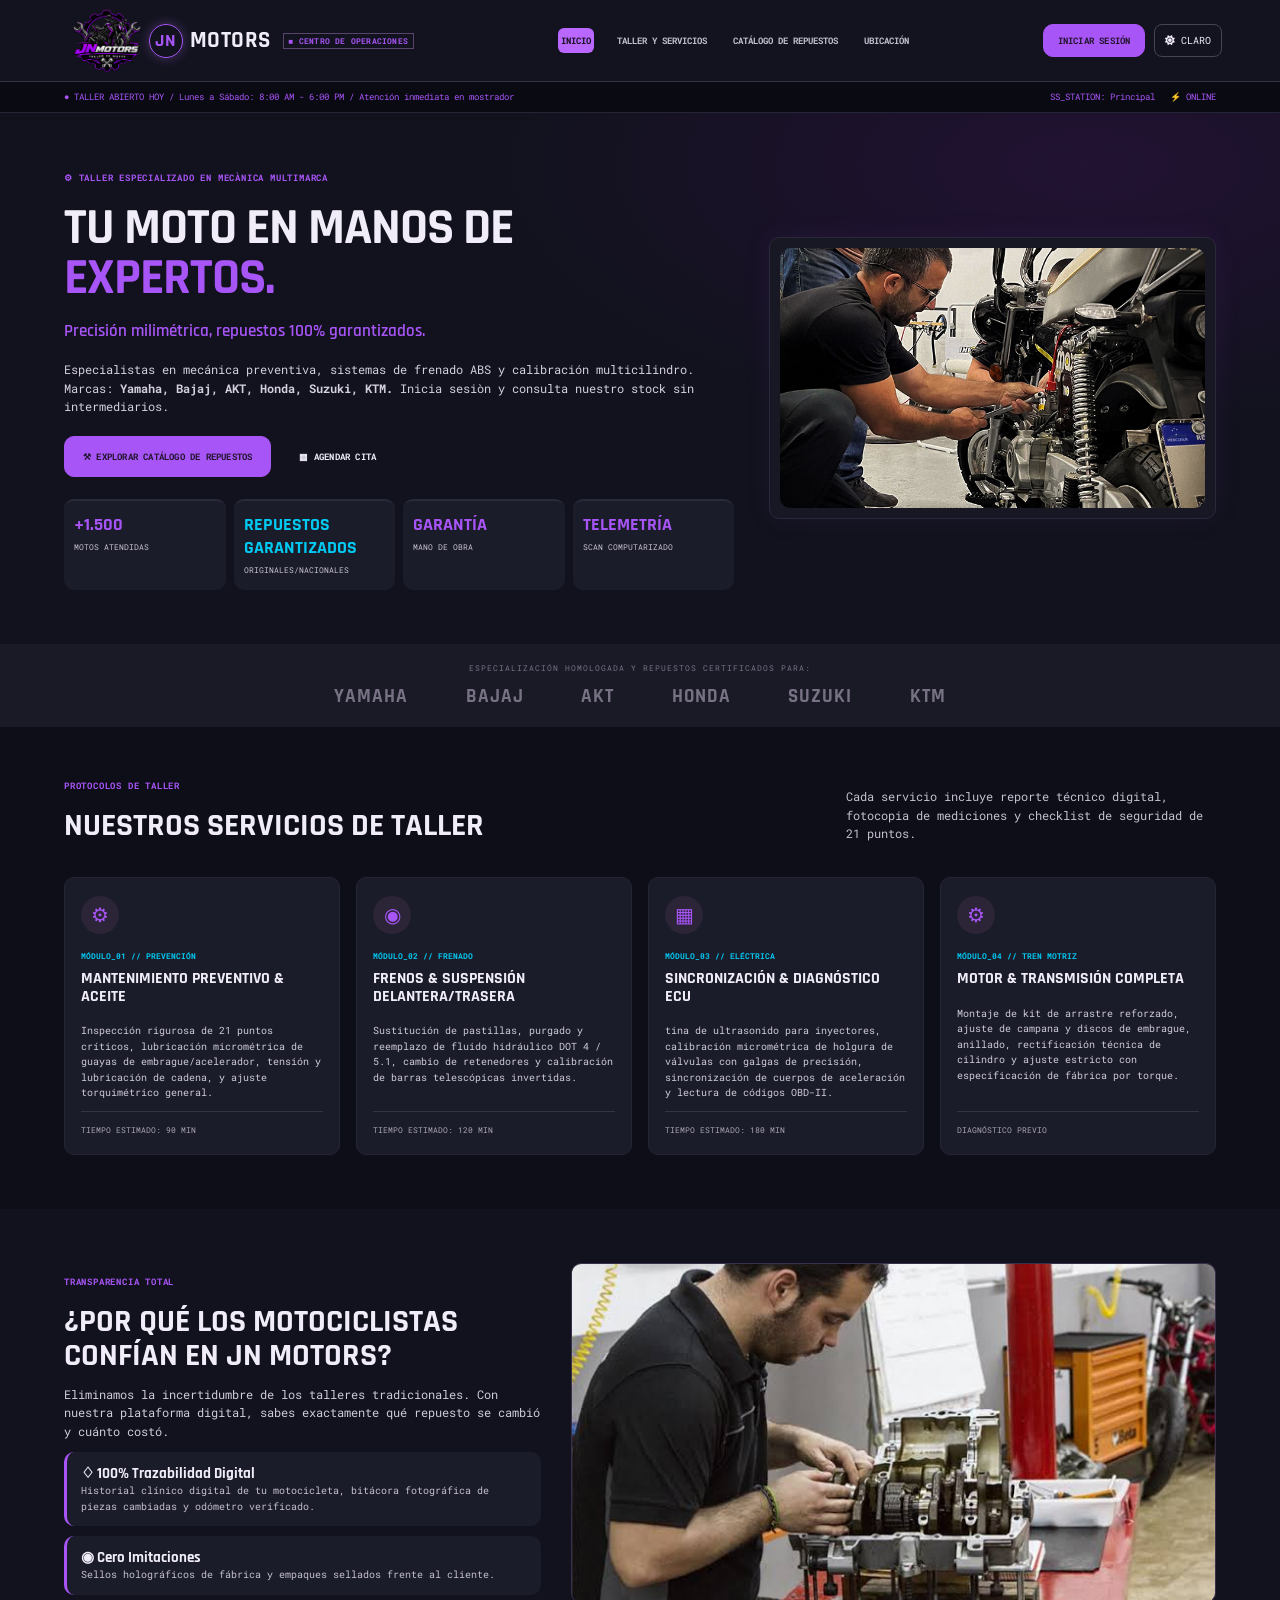
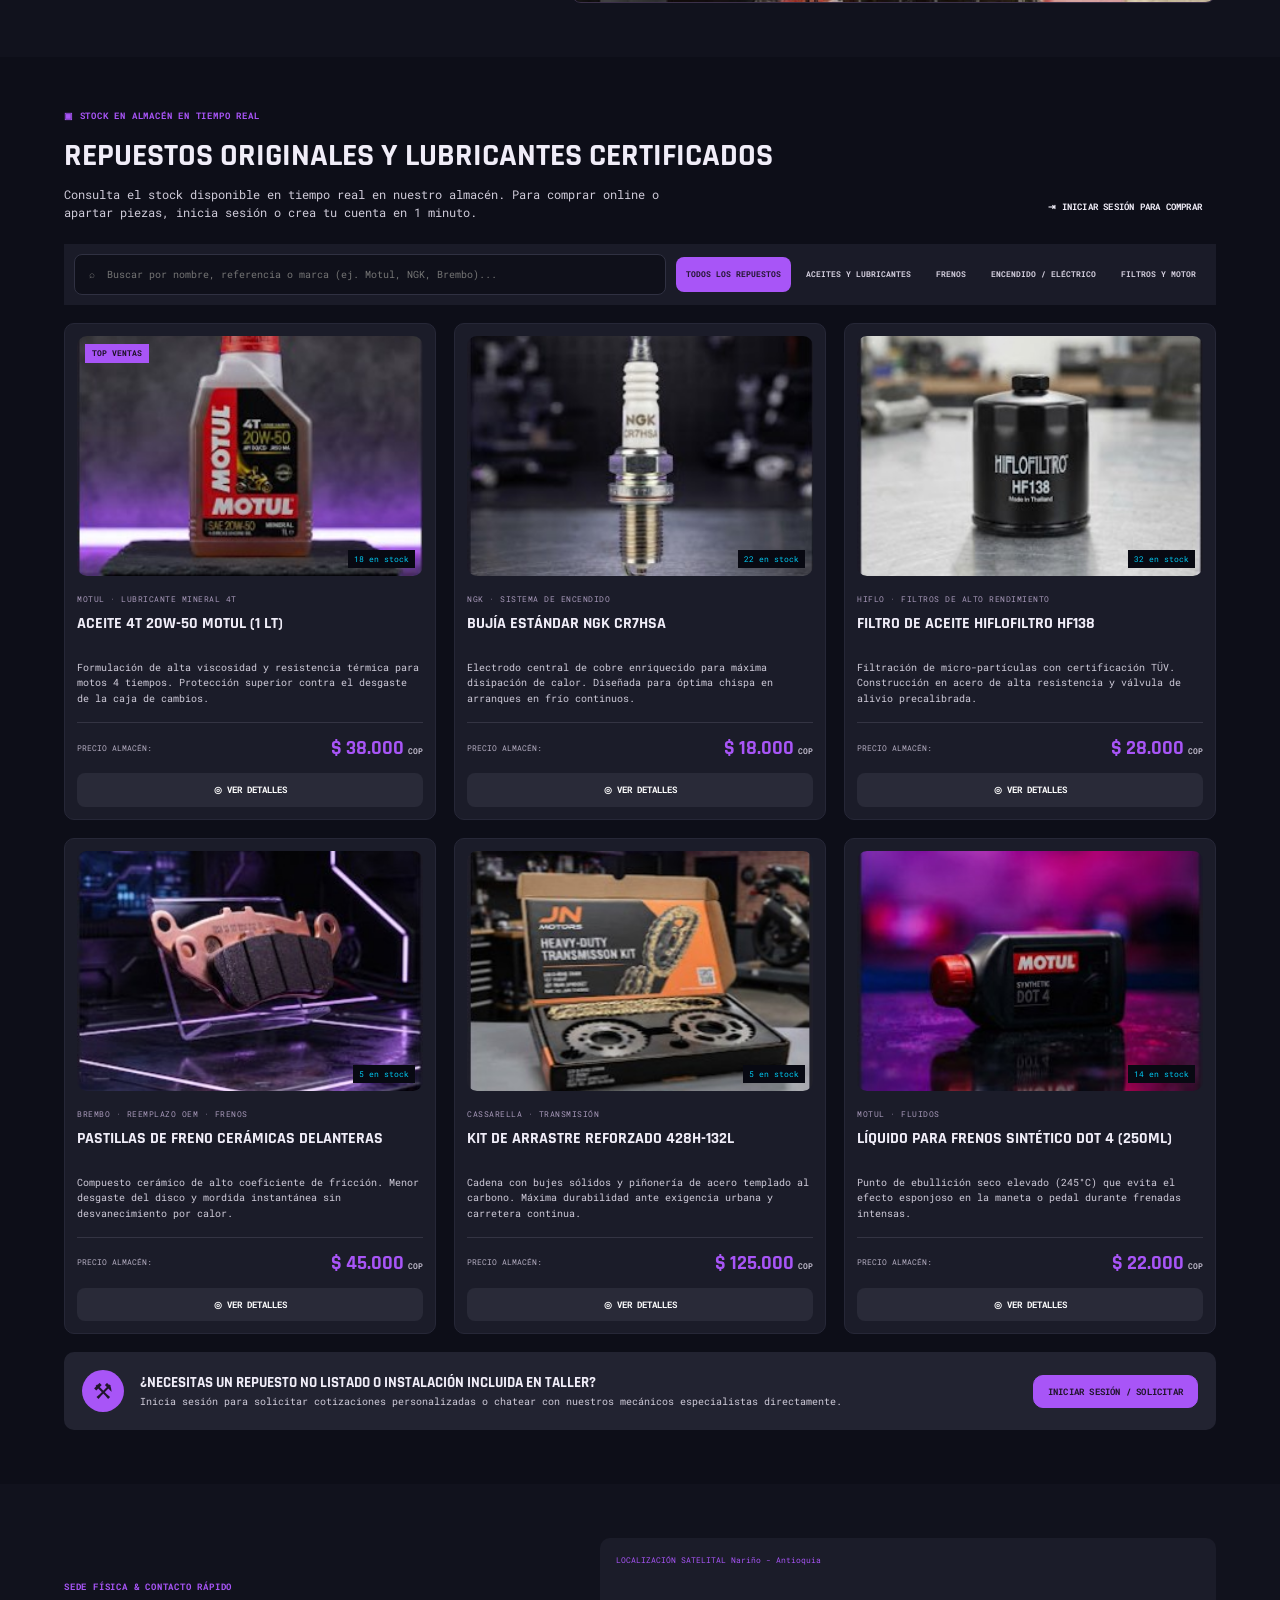
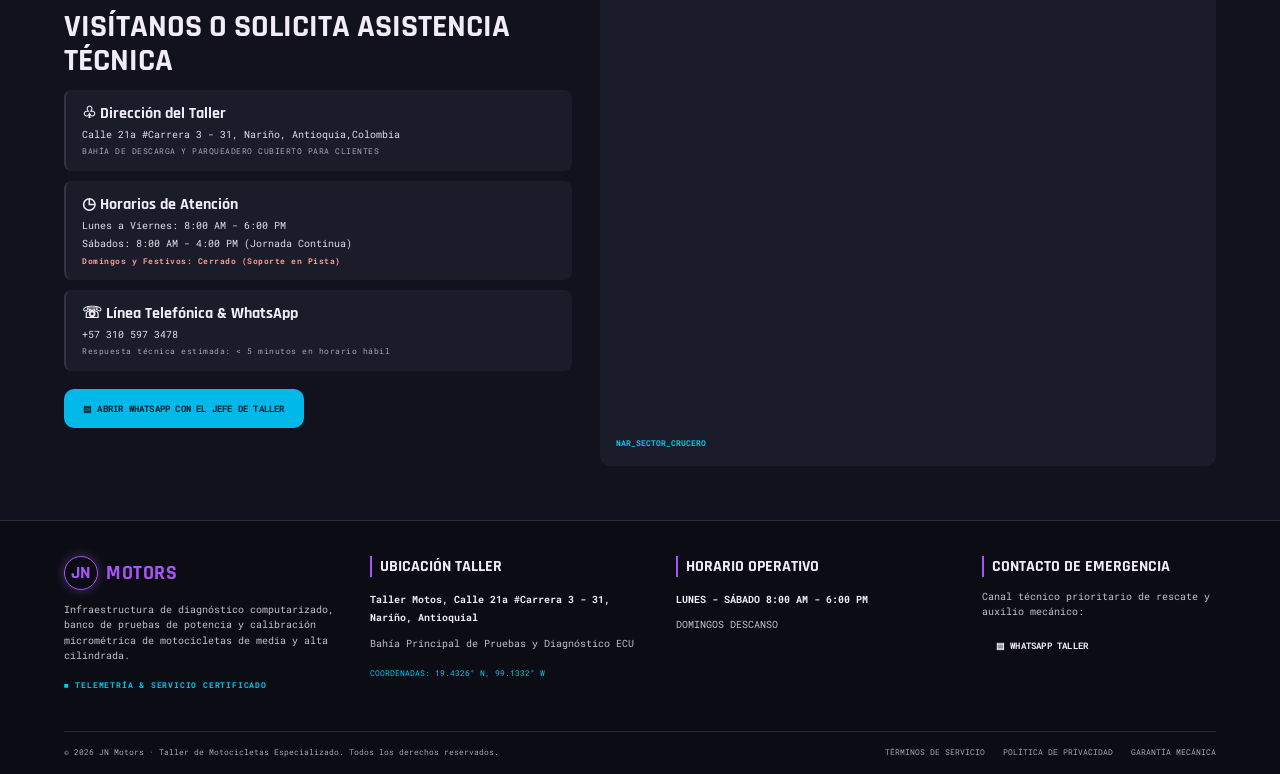
<file: index.html>
<!DOCTYPE html>
<html lang="es">
<head>
  <meta charset="UTF-8">
  <meta name="viewport" content="width=device-width, initial-scale=1.0">
  <meta name="description" content="JN Motors: taller especializado en motocicletas, diagnóstico, mantenimiento y repuestos certificados.">
  <title>JN Motors | Centro de operaciones</title>
  <link rel="preconnect" href="https://fonts.googleapis.com">
  <link rel="preconnect" href="https://fonts.gstatic.com" crossorigin>
  <link href="https://fonts.googleapis.com/css2?family=Rajdhani:wght@500;600;700&family=Roboto+Mono:wght@400;500;600;700&display=swap" rel="stylesheet">
  <link rel="stylesheet" href="css/styles.css">
  <link rel="stylesheet" href="https://cdnjs.cloudflare.com/ajax/libs/font-awesome/6.7.2/css/all.min.css">
</head>
<body>
  <header class="site-header">
    <a class="btn btn-outline" href="#inicio" aria-label="JN Motors inicio">
      <span><img src="img/logo1.png" alt="logo taller"></span>
      <span class="brand-mark">JN</span><span class="brand-name">MOTORS</span>
      <span class="brand-tag">■ CENTRO DE OPERACIONES</span>
    </a>
    <button class="menu-toggle" id="menuToggle" aria-label="Abrir menú" aria-expanded="false">☰</button>
    <nav class="main-nav" id="mainNav">
      <a class="active" href="#inicio">INICIO</a>
      <a href="#servicios">TALLER Y SERVICIOS</a>
      <a href="#catalogo">CATÁLOGO DE REPUESTOS</a>
      <a href="#ubicacion">UBICACIÓN</a>
    </nav>
    <div class="header-actions">
      <a class="btn btn-primary" href="pages/login/Frontend/login.html">INICIAR SESIÓN</a>
        <button class="theme-btn" id="themeToggle" type="button" aria-label="Cambiar a modo claro">
            <i class="fa-solid fa-sun" aria-hidden="true"></i>
            <span>Modo claro</span>
    </div>
  </header>

  <div class="status-strip">
    <span>● TALLER ABIERTO HOY / Lunes a Sábado: 8:00 AM - 6:00 PM / Atención inmediata en mostrador</span>
    <span>SS_STATION: Principal&nbsp;&nbsp; ⚡ ONLINE</span>
  </div>

  <main>
    <section class="hero section" id="inicio">
      <div class="hero-copy">
        <span class="eyebrow">⚙ TALLER ESPECIALIZADO EN MECÀNICA MULTIMARCA</span>
        <h1>TU MOTO EN MANOS DE<br><em>EXPERTOS.</em></h1>
        <p class="hero-lead">Precisión milimétrica, repuestos 100% garantizados.</p>
        <p>Especialistas en mecánica preventiva, sistemas de frenado ABS y calibración multicilindro. Marcas: <b>Yamaha, Bajaj, AKT, Honda, Suzuki, KTM.</b> Inicia sesiòn y consulta nuestro stock sin intermediarios.</p>
        <div class="hero-buttons">
          <a class="btn btn-primary btn-large" href="#catalogo">⚒ EXPLORAR CATÁLOGO DE REPUESTOS</a>
          <a class="btn btn-outline btn-large" href="#contacto">▦ AGENDAR CITA</a>
        </div>
        <div class="stats">
          <div><strong>+1.500</strong><small>MOTOS ATENDIDAS</small></div>
          <div><strong>REPUESTOS GARANTIZADOS</strong><small>ORIGINALES/NACIONALES</small></div>
          <div><strong>GARANTÍA</strong><small>MANO DE OBRA</small></div>
          <div><strong>TELEMETRÍA</strong><small>SCAN COMPUTARIZADO</small></div>
        </div>
      </div>
      <div class="diagnostic-card">
        <img src="img/HERO-PRESENT.jpg" alt="Motocicleta en estación de diagnóstico">
        
      </div>
    </section>

    <section class="brands">
      <span>ESPECIALIZACIÓN HOMOLOGADA Y REPUESTOS CERTIFICADOS PARA:</span>
      <div><b>YAMAHA</b><b>BAJAJ</b><b>AKT</b><b>HONDA</b><b>SUZUKI</b><b>KTM</b></div>
    </section>

    <section class="section services" id="servicios">
      <div class="section-heading">
        <div><span class="eyebrow">PROTOCOLOS DE TALLER</span><h2>NUESTROS SERVICIOS DE TALLER</h2></div>
        <p>Cada servicio incluye reporte técnico digital, fotocopia de mediciones y checklist de seguridad de 21 puntos.</p>
      </div>
      <div class="service-grid">
        <article class="service-card"><span class="service-icon">⚙</span><small>MÓDULO_01 // PREVENCIÓN</small><h3>MANTENIMIENTO PREVENTIVO & ACEITE</h3><p>Inspección rigurosa de 21 puntos críticos, lubricación micrométrica de guayas de embrague/acelerador, tensión y lubricación de cadena, y ajuste torquimétrico general.</p><div class="service-foot">TIEMPO ESTIMADO: 90 MIN </div></article>
        <article class="service-card"><span class="service-icon">◉</span><small>MÓDULO_02 // FRENADO</small><h3>FRENOS & SUSPENSIÓN DELANTERA/TRASERA</h3><p>Sustitución de pastillas, purgado y reemplazo de fluido hidráulico DOT 4 / 5.1, cambio de retenedores y calibración de barras telescópicas invertidas.</p><div class="service-foot">TIEMPO ESTIMADO: 120 MIN </div></article>
        <article class="service-card"><span class="service-icon">▦</span><small>MÓDULO_03 // ELÉCTRICA</small><h3>SINCRONIZACIÓN & DIAGNÓSTICO ECU</h3><p> tina de ultrasonido para inyectores, calibración micrométrica de holgura de válvulas con galgas de precisión, sincronización de cuerpos de aceleración y lectura de códigos OBD-II.</p><div class="service-foot">TIEMPO ESTIMADO: 180 MIN</div></article>
        <article class="service-card"><span class="service-icon">⚙</span><small>MÓDULO_04 // TREN MOTRIZ</small><h3>MOTOR & TRANSMISIÓN COMPLETA</h3><p>Montaje de kit de arrastre reforzado, ajuste de campana y discos de embrague, anillado, rectificación técnica de cilindro y ajuste estricto con especificación de fábrica por torque.</p><div class="service-foot">DIAGNÓSTICO PREVIO </div></article>
      </div>
    </section>

    <section class="trust section">
      <div class="trust-copy"><span class="eyebrow">TRANSPARENCIA TOTAL</span><h2>¿POR QUÉ LOS MOTOCICLISTAS CONFÍAN EN JN MOTORS?</h2><p>Eliminamos la incertidumbre de los talleres tradicionales. Con nuestra plataforma digital, sabes exactamente qué repuesto se cambió y cuánto costó.</p>
        <div class="trust-point"><b>♢ 100% Trazabilidad Digital</b><span>Historial clínico digital de tu motocicleta, bitácora fotográfica de piezas cambiadas y odómetro verificado.</span></div>
        <div class="trust-point"><b>◉ Cero Imitaciones</b><span>Sellos holográficos de fábrica y empaques sellados frente al cliente.</span></div>
      </div>
      <img src="img/mecanico.jpg" alt="Técnico especializado trabajando en el motor de una motocicleta">
    </section>    

    <section class="section catalog" id="catalogo">
      <div class="section-heading catalog-heading"><div><span class="eyebrow">▣ STOCK EN ALMACÉN EN TIEMPO REAL</span><h2>REPUESTOS ORIGINALES Y LUBRICANTES CERTIFICADOS</h2><p>Consulta el stock disponible en tiempo real en nuestro almacén. Para comprar online o apartar piezas, inicia sesión o crea tu cuenta en 1 minuto.</p>
      </div><a class="btn btn-outline" href="pages/login/Frontend/login.html">⇥ INICIAR SESIÓN PARA COMPRAR</a></div>
      <div class="catalog-toolbar">
        <input id="searchInput" type="search" placeholder="⌕  Buscar por nombre, referencia o marca (ej. Motul, NGK, Brembo)...">
        <div class="filter-group" id="filterGroup">
          <button class="filter active" data-filter="all">TODOS LOS REPUESTOS</button>
          <button class="filter" data-filter="aceites">ACEITES Y LUBRICANTES</button>
          <button class="filter" data-filter="frenos">FRENOS</button>
          <button class="filter" data-filter="encendido">ENCENDIDO / ELÉCTRICO</button>
          <button class="filter" data-filter="filtros">FILTROS Y MOTOR</button>
        </div>
      </div>
      <div class="product-grid" id="productGrid">
        <article class="product-card" data-category="aceites" data-name="aceite 4t 20w-50 motul">
          <div class="product-image"><img src="img/oil-motul.jpg" alt="Aceite Motul 4T"><span class="ribbon">TOP VENTAS</span><small>18 en stock</small></div><small class="product-meta">MOTUL · LUBRICANTE MINERAL 4T</small><h3>ACEITE 4T 20W-50 MOTUL (1 LT)</h3><p>Formulación de alta viscosidad y resistencia térmica para motos 4 tiempos. Protección superior contra el desgaste de la caja de cambios.</p><div class="price-row"><span>PRECIO ALMACÉN:</span><strong>$ 38.000 <small>COP</small></strong></div><button class="details-btn" data-product="Aceite 4T 20W-50 Motul">◎ VER DETALLES</button>
        </article>
        <article class="product-card" data-category="encendido" data-name="bujia estandar ngk cr7hsa">
          <div class="product-image"><img src="img/spark-plug.jpg" alt="Bujía NGK"><small>22 en stock</small></div><small class="product-meta">NGK · SISTEMA DE ENCENDIDO</small><h3>BUJÍA ESTÁNDAR NGK CR7HSA</h3><p>Electrodo central de cobre enriquecido para máxima disipación de calor. Diseñada para óptima chispa en arranques en frío continuos.</p><div class="price-row"><span>PRECIO ALMACÉN:</span><strong>$ 18.000 <small>COP</small></strong></div><button class="details-btn" data-product="Bujía estándar NGK CR7HSA">◎ VER DETALLES</button>
        </article>
        <article class="product-card" data-category="filtros" data-name="filtro aceite hilofiltr hF138">
          <div class="product-image"><img src="img/oil-filter.jpg" alt="Filtro de aceite"><small>32 en stock</small></div><small class="product-meta">HIFLO · FILTROS DE ALTO RENDIMIENTO</small><h3>FILTRO DE ACEITE HIFLOFILTRO HF138</h3><p>Filtración de micro-partículas con certificación TÜV. Construcción en acero de alta resistencia y válvula de alivio precalibrada.</p><div class="price-row"><span>PRECIO ALMACÉN:</span><strong>$ 28.000 <small>COP</small></strong></div><button class="details-btn" data-product="Filtro de aceite Hiflofiltro HF138">◎ VER DETALLES</button>
        </article>
        <article class="product-card" data-category="frenos" data-name="pastillas freno ceramicas delanteras brembo">
          <div class="product-image"><img src="img/brake-pads.jpg" alt="Pastillas de freno"><small>5 en stock</small></div><small class="product-meta">BREMBO · REEMPLAZO OEM · FRENOS</small><h3>PASTILLAS DE FRENO CERÁMICAS DELANTERAS</h3><p>Compuesto cerámico de alto coeficiente de fricción. Menor desgaste del disco y mordida instantánea sin desvanecimiento por calor.</p><div class="price-row"><span>PRECIO ALMACÉN:</span><strong>$ 45.000 <small>COP</small></strong></div><button class="details-btn" data-product="Pastillas de freno cerámicas">◎ VER DETALLES</button>
        </article>
        <article class="product-card" data-category="filtros" data-name="kit arrastre reforzado cassarella">
          <div class="product-image"><img src="img/transmission-kit.jpg" alt="Kit de arrastre"><small>5 en stock</small></div><small class="product-meta">CASSARELLA · TRANSMISIÓN</small><h3>KIT DE ARRASTRE REFORZADO 428H-132L</h3><p>Cadena con bujes sólidos y piñonería de acero templado al carbono. Máxima durabilidad ante exigencia urbana y carretera continua.</p><div class="price-row"><span>PRECIO ALMACÉN:</span><strong>$ 125.000 <small>COP</small></strong></div><button class="details-btn" data-product="Kit de arrastre reforzado">◎ VER DETALLES</button>
        </article>
        <article class="product-card" data-category="frenos" data-name="liquido frenos sintetico dot 4 motul">
          <div class="product-image"><img src="img/brake-fluid.jpg" alt="Líquido de frenos Motul"><small>14 en stock</small></div><small class="product-meta">MOTUL · FLUIDOS</small><h3>LÍQUIDO PARA FRENOS SINTÉTICO DOT 4 (250ML)</h3><p>Punto de ebullición seco elevado (245°C) que evita el efecto esponjoso en la maneta o pedal durante frenadas intensas.</p><div class="price-row"><span>PRECIO ALMACÉN:</span><strong>$ 22.000 <small>COP</small></strong></div><button class="details-btn" data-product="Líquido para frenos Motul DOT 4">◎ VER DETALLES</button>
        </article>
      </div>
      <div class="catalog-cta"><span class="cta-icon">⚒</span><div><b>¿NECESITAS UN REPUESTO NO LISTADO O INSTALACIÓN INCLUIDA EN TALLER?</b><p>Inicia sesión para solicitar cotizaciones personalizadas o chatear con nuestros mecánicos especialistas directamente.</p>
       </div><a class="btn btn-primary" href="pages/login/Frontend/login.html">INICIAR SESIÓN / SOLICITAR</a></div>
      <p class="empty-state" id="emptyState" hidden>No encontramos productos con esa búsqueda.</p>
    </section>

    <section class="section location" id="ubicacion">
      <div class="location-copy"><span class="eyebrow">SEDE FÍSICA & CONTACTO RÁPIDO</span><h2>VISÍTANOS O SOLICITA ASISTENCIA TÉCNICA</h2>
        <div class="info-box"><b>♧ Dirección del Taller</b><span>Calle 21a #Carrera 3 - 31, Nariño, Antioquia,Colombia</span><small>BAHÍA DE DESCARGA Y PARQUEADERO CUBIERTO PARA CLIENTES</small></div>
        <div class="info-box"><b>◷ Horarios de Atención</b><span>Lunes a Viernes: 8:00 AM - 6:00 PM</span><span>Sábados: 8:00 AM - 4:00 PM (Jornada Continua)</span><small class="warning">Domingos y Festivos: Cerrado (Soporte en Pista)</small></div>
        <div class="info-box"><b>☏ Línea Telefónica & WhatsApp</b><span>+57 310 597 3478</span><small>Respuesta técnica estimada: &lt; 5 minutos en horario hábil</small></div>
        <a class="btn whatsapp" href="https://wa.me/573105973478" target="_blank" rel="noopener">▤ ABRIR WHATSAPP CON EL JEFE DE TALLER</a>
      </div>
      <div class="map-panel"><div class="map-top"><span>LOCALIZACIÓN SATELITAL Nariño - Antioquia</span></div><div class="map-ing"><iframe src="https://www.google.com/maps/embed?pb=!1m18!1m12!1m3!1d12694.880113421377!2d-75.1752326254763!3d5.614744791123564!2m3!1f0!2f0!3f0!3m2!1i1024!2i768!4f13.1!3m3!1m2!1s0x8e46d90065e25c0d%3A0x5bb99f37219cc275!2sTaller%20Motos!5e1!3m2!1ses-419!2sco!4v1794181871100!5m2!1ses-419!2sco" width="600" height="450" style="border:0;" allowfullscreen="" loading="lazy" referrerpolicy="strict-origin-when-cross-origin"></iframe> </div><div class="map-bottom"> <b>NAR_SECTOR_CRUCERO</b></div></div>
    </section>
  </main>


  <footer id="contacto">
    <div class="footer-grid">
      <div><a class="brand footer-brand" href="#inicio"><span class="brand-mark">JN</span><span class="brand-name">MOTORS</span></a><p>Infraestructura de diagnóstico computarizado, banco de pruebas de potencia y calibración micrométrica de motocicletas de media y alta cilindrada.</p><small class="eyebrow">■ TELEMETRÍA & SERVICIO CERTIFICADO</small></div>
      <div><h3>UBICACIÓN TALLER</h3><b>Taller Motos, Calle 21a #Carrera 3 - 31, Nariño, Antioquial</b><p>Bahía Principal de Pruebas y Diagnóstico ECU</p><small>COORDENADAS: 19.4326° N, 99.1332° W</small></div>
      
      <div><h3>HORARIO OPERATIVO</h3><b>LUNES - SÁBADO 8:00 AM - 6:00 PM</b><p>DOMINGOS DESCANSO</p></div>
      <div><h3>CONTACTO DE EMERGENCIA</h3><p>Canal técnico prioritario de rescate y auxilio mecánico:</p><a class="btn btn-outline" href="https://wa.me/573105973478" target="_blank" rel="noopener">▤ WHATSAPP TALLER</a></div>
    </div>
    <div class="footer-bottom"><span>© 2026 JN Motors · Taller de Motocicletas Especializado. Todos los derechos reservados.</span><span><a href="#">TÉRMINOS DE SERVICIO</a><a href="#">POLÍTICA DE PRIVACIDAD</a><a href="#">GARANTÍA MECÁNICA</a></span></div>
  </footer>
  <script src="Js/script.js" defer></script>
</body>
</html>
</file>
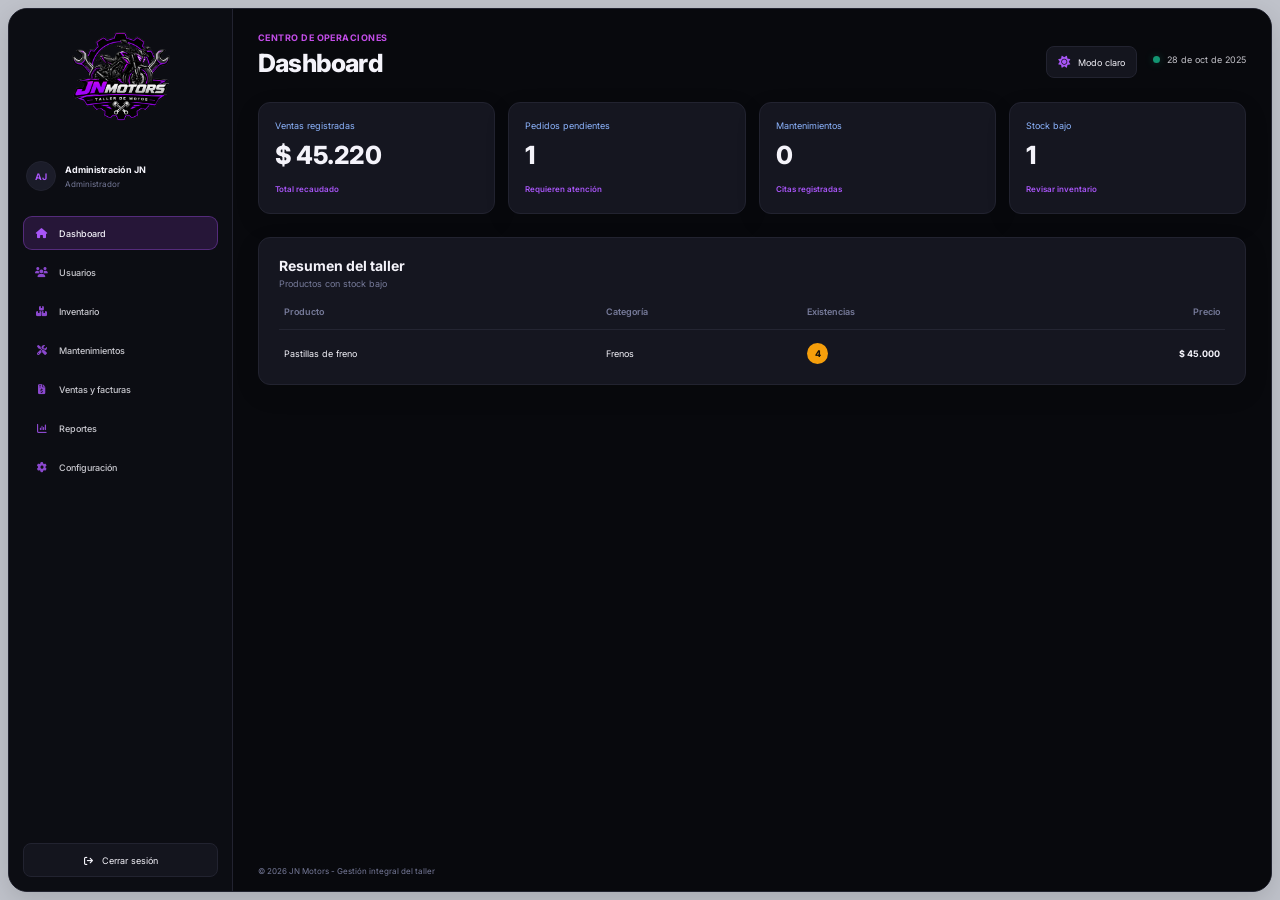
<file: pages/dashboard/Frontend/dashboard.html>
<!DOCTYPE html>
<html lang="es">
<head>
  <meta charset="UTF-8">
  <meta name="viewport" content="width=device-width, initial-scale=1.0">
  <title>JN Motors | Dashboard</title>
  <link rel="stylesheet" href="dashboard.css">
  <link rel="stylesheet" href="https://cdnjs.cloudflare.com/ajax/libs/font-awesome/6.7.2/css/all.min.css">
</head>
<body>
  <div class="app">
    <aside class="sidebar">
      <a class="brand" href="#">
        <img src="../../../img/logo1.png" alt="logo taller">
        
      </a>

      <div class="profile">
        <div class="avatar">AJ</div>
        <div>
          <strong>Administración JN</strong>
          <small>Administrador</small>
        </div>
      </div>

      <nav class="navigation" aria-label="Navegación principal">
        <a class="nav-link active" href="#"><i class="fa-solid fa-house"></i>Dashboard</a>
        <a class="nav-link" href="#"><i class="fa-solid fa-users"></i>Usuarios</a>
        <a class="nav-link" href="#"><i class="fa-solid fa-boxes-stacked"></i>Inventario</a>
        <a class="nav-link" href="#"><i class="fa-solid fa-screwdriver-wrench"></i>Mantenimientos</a>
        <a class="nav-link" href="#"><i class="fa-solid fa-file-invoice-dollar"></i>Ventas y facturas</a>
        <a class="nav-link" href="#"><i class="fa-solid fa-chart-column"></i>Reportes</a>
        <a class="nav-link" href="#"><i class="fa-solid fa-gear"></i>Configuración</a>
      </nav>

      <a class="logout" href="../../login/Frontend/login.html"><i class="fa-solid fa-arrow-right-from-bracket"></i>Cerrar sesión</a>
    </aside>

    <main class="main-content">
      <header class="topbar">
        <div>
          <p class="eyebrow">CENTRO DE OPERACIONES</p>
          <h1>Dashboard</h1>
        </div>
        <div class="topbar-actions">
          <button class="theme-btn" id="themeToggle" type="button" aria-label="Cambiar a modo claro">
            <i class="fa-solid fa-sun" aria-hidden="true"></i>
            <span>Modo claro</span>
          </button>
          <div class="date"><span class="status-dot"></span>28 de oct de 2025</div>
        </div>
      </header>

      <section class="stats" aria-label="Resumen general">
        <article class="stat-card">
          <p>Ventas registradas</p>
          <h2>$ 45.220</h2>
          <a href="#">Total recaudado</a>
        </article>
        <article class="stat-card">
          <p>Pedidos pendientes</p>
          <h2>1</h2>
          <a href="#">Requieren atención</a>
        </article>
        <article class="stat-card">
          <p>Mantenimientos</p>
          <h2>0</h2>
          <a href="#">Citas registradas</a>
        </article>
        <article class="stat-card">
          <p>Stock bajo</p>
          <h2>1</h2>
          <a href="#">Revisar inventario</a>
        </article>
      </section>

      <section class="panel">
        <div class="panel-heading">
          <div>
            <h2>Resumen del taller</h2>
            <p>Productos con stock bajo</p>
          </div>
        </div>
        <div class="table-wrap">
          <table>
            <thead>
              <tr>
                <th>Producto</th>
                <th>Categoría</th>
                <th>Existencias</th>
                <th class="price-column">Precio</th>
              </tr>
            </thead>
            <tbody>
              <tr>
                <td>Pastillas de freno</td>
                <td>Frenos</td>
                <td><span class="stock-warning">4</span></td>
                <td class="price-column">$ 45.000</td>
              </tr>
            </tbody>
          </table>
        </div>
      </section>

      <footer class="footer">© 2026 JN Motors - Gestión integral del taller</footer>
    </main>
  </div>
  <script src="../backend/scrip.js"></script>
</body>
</html>
</file>
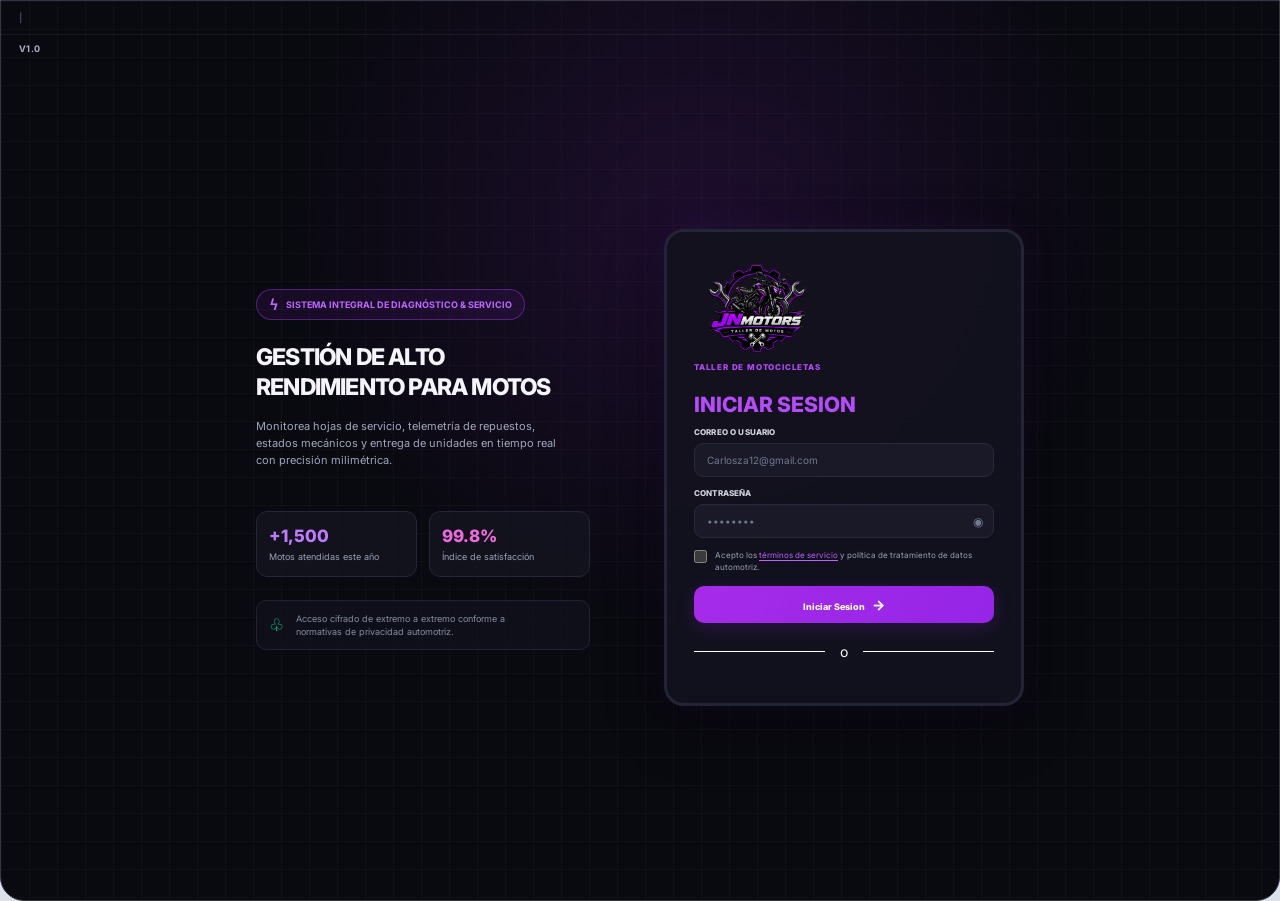
<file: pages/login/Frontend/login.html>
<!DOCTYPE html>
<html lang="es">
<head>
  <meta charset="UTF-8">
  <meta name="viewport" content="width=device-width, initial-scale=1.0">
  <meta name="description" content="Plataforma de gestión de JN Motors, taller de motocicletas.">
  <title>JN Motors | Crear cuenta</title>
  <link rel="preconnect" href="https://fonts.googleapis.com">
  <link rel="preconnect" href="https://fonts.gstatic.com" crossorigin>
  <link href="https://fonts.googleapis.com/css2?family=Inter:wght@400;500;600;700;800&display=swap" rel="stylesheet">
  <link rel="stylesheet" href="login.css"> 
</head>
<body>
  <main class="page-shell">
    <header class="topbar">
      <div class="server-status"><span class="status-dot"></span> SERVIDOR TALLER OPERATIVO <span class="separator">|</span> <span class="version">V1.0</span></div>
    </header>

    <section class="main-content">
      <section class="intro">
        <div class="eyebrow"><span>ϟ</span> SISTEMA INTEGRAL DE DIAGNÓSTICO &amp; SERVICIO</div>
        <h1>GESTIÓN DE ALTO<br>RENDIMIENTO PARA MOTOS</h1>
        <p class="intro-copy">Monitorea hojas de servicio, telemetría de repuestos,<br class="desktop-break">
          estados mecánicos y entrega de unidades en tiempo real<br class="desktop-break">
          con precisión milimétrica.</p>

        <div class="stats">
          <article class="stat-card">
            <strong>+1,500</strong>
            <span>Motos atendidas este año</span>
          </article>
          <article class="stat-card">
            <strong>99.8%</strong>
            <span>Índice de satisfacción</span>
          </article>
        </div>

        <div class="security-note">
          <span class="shield">♧</span>
          <span>Acceso cifrado de extremo a extremo conforme a<br class="desktop-break">
          normativas de privacidad automotriz.</span>
        </div>
      </section>
<!tarjeta de inicio con logo>
      <section class="auth-card" aria-labelledby="form-title">
        <a class="brand" href="#" aria-label="JN Motors inicio">
        <img src="../../../img/logo1.png" alt="logo taller">
          <span class="brand-subtitle">TALLER DE MOTOCICLETAS</span>
        </a>

        <div aria-label="Tipo de acceso">
          <span class="brand-title">INICIAR SESION</span>
        </div>

        <form id="register-form">
          <div class="field">
            <label for="usuario"><br>CORREO O USUARIO</label>
            <input id="Usuario" name="Usuario" type="text" placeholder="Carlosza12@gmail.com" autocomplete="usuario" required>
          </div>

          <div class="password-row">
            <div class="field">
              <label for="password">CONTRASEÑA</label>
              <div class="input-icon">
                <input id="password" name="password" type="password" placeholder="••••••••" minlength="8" autocomplete="new-password" required>
                <button class="visibility" type="button" aria-label="Mostrar contraseña" data-target="password">◉</button>
              </div>
            </div>
            

          <label class="terms">
            <input type="checkbox" name="terms" required>
            <span>Acepto los <a href="#terms">términos de servicio</a> y política de tratamiento de datos<br class="desktop-break"> automotriz.</span>
          </label>

          <button class="submit-button" type="submit">Iniciar Sesion <span>→</span></button>
          <p class="notice" id="notice" role="status" aria-live="polite"></p>
        </form>
          <div class="separator">
            <hr>
            <span>o</span>
            <hr>
          </div>
          <script src="https://accounts.google.com/gsi/client" async defer></script>
          <div id="g_id_onload"
            data-client_id="TU_CLIENT_ID"
            data-callback="handleCredentialResponse">
          </div>
        <div class="g_id_signin"
          data-type="standard">
        </div>

      </section>
    </section>
  </main>

  <script src="../../../Js/script.js">  
    document.querySelectorAll('.visibility').forEach((button) => {
      button.addEventListener('click', () => {
        const input = document.getElementById(button.dataset.target);
        input.type = input.type === 'password' ? 'text' : 'password';
      });
    });
  </script>
</body>
</html>
</file>
<file: css/styles.css>
* {
    box-sizing: border-box
}

:root {
    --bg: #0d0e18;
    --panel: #1b1c29;
    --panel2: #222331;
    --text: #f0edf8;
    --muted: #b9b5c8;
    --purple: #a855f7;
    --purple2: #b967ff;
    --cyan: #00c9f2;
    --line: #333344;
    --mono: "Roboto Mono", monospace;
    --head: "Rajdhani", sans-serif
}

html {
    scroll-behavior: smooth;
    scroll-padding-top: 90px
}

body {
    margin: 0;
    background: var(--bg);
    color: var(--text);
    font-family: var(--mono);
    font-size: 12px;
    line-height: 1.55
}

a {
    color: inherit;
    text-decoration: none
}

button,
input {
    font: inherit
}

.site-header {
    height: 82px;
    display: flex;
    align-items: center;
    gap: 28px;
    padding: 0 4.5%;
    background: #13131f;
    border-bottom: 1px solid var(--line);
    position: sticky;
    top: 0;
    z-index: 20
}

.brand {
    display: flex;
    align-items: center;
    gap: 8px;
    white-space: nowrap
}

.brand-mark {
    display: grid;
    place-items: center;
    width: 34px;
    height: 34px;
    border: 1px solid var(--purple);
    border-radius: 50%;
    color: var(--purple);
    font: 700 18px var(--head);
    box-shadow: 0 0 12px #bd7aff55
}

.brand-name {
    font: 700 23px var(--head);
    letter-spacing: .5px
}

.brand-tag {
    font-size: 8px;
    color: var(--purple);
    border: 1px solid #59446d;
    padding: 2px 5px;
    margin-left: 5px
}

.main-nav {
    display: flex;
    align-items: center;
    gap: 20px;
    margin: auto;
    font-size: 9px;
    font-weight: 700;
    white-space: nowrap
}

.main-nav a {
    padding: 6px 3px;
    color: #c3bfd0;
    border-radius: 6px
}

.main-nav a:hover,
.main-nav .active {
    background: var(--purple2);
    color: #17111f
}

.header-actions {
    display: flex;
    align-items: center;
    gap: 9px;
    white-space: nowrap
}

.btn {
    display: inline-flex;
    justify-content: center;
    align-items: center;
    gap: 7px;
    padding: 10px 14px;
    font: 700 9px var(--mono);
    letter-spacing: .2px;
    border: 1px solid transparent;
    border-radius: 10px;
    cursor: pointer;
    transition: .2s
}

.btn-primary {
    background: var(--purple);
    color: #21152c;
    border-color: var(--purple)
}

.btn-primary:hover {
    background: #e8caff;
    box-shadow: 0 0 18px #c276ff55
}

.btn-outline {
    border: 1px;
    background: transparent
}

.btn-outline:hover {
    border-color: var(--purple);
    color: var(--purple)
}

.theme-btn,
.user-btn,
.menu-toggle {
    border: 1px solid #454455;
    background: transparent;
    color: var(--text);
    padding: 8px 10px;
    font-size: 10px;
    border-radius: 8px;
}

.theme-btn:first-letter {
    color: var(--cyan)
}

.user-btn {
    border-radius: 50%;
    background: var(--purple);
    color: #21152c;
    border: 0;
    font-size: 15px;
    width: 30px;
    height: 30px;
    padding: 0;
    text-align: center;
}

.menu-toggle {
    display: none
}

.status-strip {
    display: flex;
    justify-content: space-between;
    gap: 20px;
    padding: 8px 5%;
    font-size: 9px;
    color: var(--purple);
    background: #090a12;
    border-bottom: 1px solid #242536
}

.section {
    padding: 54px 5%
}

.hero {
    display: grid;
    grid-template-columns: 1.2fr .8fr;
    gap: 35px;
    align-items: center;
    background: radial-gradient(ellipse at 85% 10%, #42115d55, transparent 40%), #11121d
}

.eyebrow {
    display: inline-block;
    color: var(--purple);
    font-size: 9px;
    font-weight: 700;
    letter-spacing: .8px;
    margin-bottom: 12px
}

.hero h1 {
    font: 700 clamp(36px, 4vw, 54px)/.98 var(--head);
    margin: 6px 0 14px;
    letter-spacing: -1px
}

.hero h1 em {
    font-style: normal;
    color: var(--purple)
}

h2 {
    font: 700 clamp(25px, 2.5vw, 34px)/1.05 var(--head);
    margin: 4px 0 12px
}

.hero-lead {
    font: 600 17px/1.35 var(--head);
    color: var(--purple);
    max-width: 620px
}

.hero-copy>p:not(.hero-lead) {
    max-width: 680px;
    color: #d4d0df
}

.hero-buttons {
    display: flex;
    gap: 10px;
    flex-wrap: wrap;
    margin: 20px 0
}

.btn-large {
    padding: 14px 18px
}

.stats {
    display: grid;
    grid-template-columns: repeat(4, 1fr);
    gap: 8px;
    margin-top: 22px
}

.stats div {
    background: var(--panel);
    padding: 12px 10px;
    border-top: 2px solid #292a3a;
    border-radius: 10px;
}

.stats strong {
    display: block;
    color: var(--purple);
    font: 700 18px var(--head)
}

.stats div:nth-child(2) strong {
    color: var(--cyan)
}

.stats small {
    font-size: 8px;
    color: #c7c3d3
}

.diagnostic-card {
    background: #171824;
    border: 1px solid #29293b;
    border-radius: 10px;
    padding: 10px;
    box-shadow: 0 0 30px #b34fff12
}

.scan-top,
.scan-bottom {
    display: flex;
    justify-content: space-between;
    gap: 10px;
    padding: 8px;
    color: var(--purple);
    font-size: 8px
}

.diagnostic-card img {
    width: 100%;
    height: 260px;
    object-fit: cover;
    display: block;
    border-radius: 10px
}

.scan-bottom {
    color: #c9c0d6
}

.scan-bottom b {
    font: 700 13px var(--head);
    color: #fff
}

.brands {
    text-align: center;
    background: #1a1a27;
    padding: 18px 5%;
    color: #777285;
    font-size: 8px;
    letter-spacing: 1px
}

.brands div {
    display: flex;
    justify-content: center;
    gap: 5%;
    flex-wrap: wrap;
    margin-top: 10px
}

.brands b {
    font: 700 19px var(--head);
    color: #777184
}

.services {
    padding-top: 48px
}

.section-heading {
    display: flex;
    justify-content: space-between;
    align-items: end;
    gap: 25px;
    margin-bottom: 22px
}

.section-heading>p {
    max-width: 370px;
    color: #c5c1d0
}

.service-grid {
    display: grid;
    grid-template-columns: repeat(4, 1fr);
    gap: 16px
}

.service-card {
    background: var(--panel);
    padding: 18px 16px;
    border: 1px solid #242536;
    border-radius: 10px;
    min-height: 270px;
    display: flex;
    flex-direction: column
}

.service-icon {
    display: grid;
    place-items: center;
    width: 38px;
    height: 38px;
    background: #2b2537;
    color: var(--purple);
    font-size: 20px;
    border-radius: 50%;
    margin-bottom: 16px
}

.service-card>small {
    font-size: 8px;
    color: var(--cyan);
    font-weight: 700
}

.service-card h3,
.product-card h3 {
    font: 700 16px/1.1 var(--head);
    margin: 8px 0
}

.service-card p,
.product-card p {
    font-size: 10px;
    color: #d0ccda;
    line-height: 1.55
}

.service-foot {
    display: flex;
    justify-content: space-between;
    gap: 8px;
    align-items: center;
    border-top: 1px solid #343443;
    padding-top: 12px;
    margin-top: auto;
    color: #aaa4b8;
    font-size: 8px
}

.service-foot a {
    color: var(--purple);
    font-weight: 700
}

.trust {
    display: grid;
    grid-template-columns: .85fr 1.15fr;
    gap: 30px;
    align-items: center;
    background: #11121d
}

.trust>img {
    width: 100%;
    height: 340px;
    object-fit: cover;
    border: 1px solid #3b3049;
    border-radius: 10px;
}

.trust-copy>p {
    color: #d0ccda
}

.trust-point {
    background: var(--panel);
    padding: 12px 14px;
    margin-top: 10px;
    border-left: 3px solid var(--purple);
    border-radius: 10px
}

.trust-point b {
    display: block;
    font: 700 15px var(--head)
}

.trust-point span {
    display: block;
    color: #c6c1d1;
    font-size: 10px
}

.catalog {
    padding-top: 48px
}

.catalog-heading {
    align-items: end
}

.catalog-heading p {
    max-width: 620px;
    margin-bottom: 0;
    color: #d0ccda
}

.catalog-heading .btn {
    flex-shrink: 0
}

.catalog-toolbar {
    display: flex;
    gap: 10px;
    align-items: center;
    padding: 10px;
    background: #1a1b28;
    margin: 22px 0 18px
}

.catalog-toolbar input {
    flex: 1;
    min-width: 180px;
    background: #0f101a;
    border: 1px solid #303142;
    color: var(--text);
    padding: 12px 14px;
    outline: none;
    font-size: 10px;
    border-radius: 8px
}

.catalog-toolbar input:focus {
    border-color: var(--purple)
}

.filter-group {
    display: flex;
    gap: 5px;
    flex-wrap: wrap
}

.filter {
    background: transparent;
    color: #d6d1e0;
    border: 1px solid transparent;
    padding: 10px 9px;
    font-size: 8px;
    font-weight: 700;
    border-radius: 8px;
    cursor: pointer
}

.filter:hover,
.filter.active {
    background: var(--purple);
    color: #21152c
}

.product-grid {
    display: grid;
    grid-template-columns: repeat(3, 1fr);
    gap: 18px
}

.product-card {
    background: var(--panel);
    padding: 12px;
    border: 1px solid #262737;
    border-radius: 10px;
    min-width: 0
}

.product-image {
    height: 240px;
    position: relative;
    background: #10111a;
    overflow: hidden;
    border-radius: 10px;
    margin-bottom: 12px
}

.product-image img {
    width: 100%;
    height: 100%;
    object-fit: cover;
    transition: transform .35s
}

.product-card:hover .product-image img {
    transform: scale(1.04)
}

.product-image small {
    position: absolute;
    right: 8px;
    bottom: 8px;
    background: #080912;
    color: var(--cyan);
    padding: 3px 6px;
    font-size: 8px
}

.ribbon {
    position: absolute;
    top: 8px;
    left: 8px;
    background: var(--purple);
    color: #1a1023;
    padding: 3px 7px;
    font-size: 8px;
    font-weight: 700
}

.product-meta {
    font-size: 8px;
    color: #a99abb;
    letter-spacing: .5px
}

.product-card h3 {
    min-height: 35px
}

.product-card p {
    min-height: 52px
}

.price-row {
    border-top: 1px solid #343443;
    padding: 12px 0;
    display: flex;
    justify-content: space-between;
    align-items: center;
    gap: 5px
}

.price-row>span {
    font-size: 8px;
    color: #b5aec2
}

.price-row strong {
    font: 700 20px var(--head);
    color: var(--purple)
}

.price-row strong small {
    font: 600 8px var(--mono);
    color: #c7c1d2
}

.details-btn {
    width: 100%;
    padding: 10px;
    background: #292a38;
    border: 0;
    border-radius: 8px;
    color: #fff;
    font-size: 9px;
    font-weight: 700;
    cursor: pointer
}

.details-btn:hover {
    background: var(--purple);
    color: #21152c
}

.catalog-cta {
    display: flex;
    align-items: center;
    gap: 16px;
    background: #222331;
    padding: 18px;
    margin-top: 18px;
    border-radius: 10px
}

.cta-icon {
    display: grid;
    place-items: center;
    width: 42px;
    height: 42px;
    background: var(--purple);
    color: #21152c;
    font-size: 22px;
    flex-shrink: 0;
    border-radius: 50%;
}

.catalog-cta div {
    flex: 1
}

.catalog-cta b {
    font: 700 15px var(--head)
}

.catalog-cta p {
    margin: 2px 0 0;
    color: #d0ccda;
    font-size: 10px
}

.empty-state {
    padding: 20px;
    text-align: center;
    color: var(--purple)
}

.location {
    display: grid;
    grid-template-columns: 1fr 1fr;
    gap: 28px;
    align-items: center;
    background: #11121d
}

.location-copy h2 {
    max-width: 560px
}

.info-box {
    background: var(--panel);
    padding: 13px 16px;
    margin: 10px 0;
    display: flex;
    flex-direction: column;
    gap: 3px;
    border-left: 2px solid #343447;
    border-radius: 8px
}

.info-box b {
    font: 700 16px var(--head)
}

.info-box span {
    font-size: 10px;
    color: #e2ddeb
}

.info-box small {
    font-size: 8px;
    color: #aaa4b8;
    letter-spacing: .5px
}

.info-box .warning {
    color: #ff9b9b;
    font-weight: 700
}

.whatsapp {
    background: #00b9e8;
    color: #08202a;
    margin-top: 8px;
    padding: 13px 18px
}

.map-panel {
    background: var(--panel);
    padding: 8px;
    border-radius: 10px;
}

.map-top,
.map-bottom {
    display: flex;
    justify-content: space-between;
    gap: 8px;
    padding: 8px;
    font-size: 8px;
    color: #c7c1d1
}

.map-top {
    color: var(--purple)
}

.map-top b,
.map-bottom b {
    color: var(--cyan)
}

.map-image {
    height: 300px;
    position: relative;
    overflow: hidden;
    
}

.map-image iframe {
    width: 100%;
    height: 100%;
    object-fit: cover;
    filter: saturate(.85);
    border-radius: 10px;
}

.map-pin {
    position: absolute;
    left: 50%;
    top: 50%;
    transform: translate(-50%, -50%);
    background: #11121d;
    padding: 12px 16px;
    display: flex;
    gap: 10px;
    align-items: center;
    box-shadow: 0 5px 25px #0008;
    white-space: nowrap;
    color: var(--purple);
    font-size: 20px
}

.map-pin span {
    display: flex;
    flex-direction: column
}

.map-pin b {
    font: 700 14px var(--head);
    color: #fff
}

.map-pin small {
    font-size: 8px;
    color: #c7c1d1
}

.floating-appointment {
    position: fixed;
    z-index: 15;
    bottom: 18px;
    left: 50%;
    transform: translateX(-50%);
    display: flex;
    align-items: center;
    gap: 10px;
    background: #242332;
    border: 1px solid #59466e;
    padding: 8px 12px;
    box-shadow: 0 5px 24px #0009;
    min-width: min(510px, 92vw)
}

.float-icon {
    width: 30px;
    height: 30px;
    border-radius: 50%;
    display: grid;
    place-items: center;
    background: var(--purple);
    color: #21152c;
    font-size: 18px
}

.floating-appointment div {
    display: flex;
    flex-direction: column;
    flex: 1
}

.floating-appointment b {
    font: 700 12px var(--head)
}

.floating-appointment small {
    font-size: 8px;
    color: #c7c1d1
}

.floating-appointment .btn {
    padding: 9px 10px;
    font-size: 8px
}

footer {
    background: #0b0c14;
    border-top: 1px solid #2b2b3b;
    padding: 35px 5% 15px
}

.footer-grid {
    display: grid;
    grid-template-columns: 1.2fr 1.2fr 1.2fr 1fr;
    gap: 25px;
    padding-bottom: 28px
}

.footer-brand {
    margin-bottom: 12px
}

.footer-brand .brand-name {
    font-size: 20px
}

.footer-grid h3 {
    font: 700 16px var(--head);
    border-left: 2px solid var(--purple);
    padding-left: 8px;
    margin: 0 0 12px
}

.footer-grid p {
    color: #c4bfce;
    font-size: 10px
}

.footer-grid b {
    font-size: 10px
}

.footer-grid small {
    color: var(--cyan);
    font-size: 8px
}

.footer-grid span {
    float: right;
    color: var(--purple)
}

.footer-bottom {
    border-top: 1px solid #2d2d3a;
    padding-top: 14px;
    display: flex;
    justify-content: space-between;
    gap: 15px;
    color: #a9a3b6;
    font-size: 8px
}

.footer-bottom>span:last-child {
    display: flex;
    gap: 18px
}

.product-dialog {
    background: #1b1c29;
    color: var(--text);
    border: 1px solid var(--purple);
    padding: 30px;
    max-width: 440px;
    width: calc(100% - 30px);
    box-shadow: 0 15px 60px #000b
}

.product-dialog::backdrop {
    background: #05050bd9
}

.product-dialog h2 {
    color: var(--purple)
}

.product-dialog p {
    color: #d0ccda;
    font-size: 11px
}

.dialog-close {
    position: absolute;
    right: 12px;
    top: 8px;
    background: none;
    border: 0;
    color: white;
    font-size: 26px;
    cursor: pointer
}

body.light {
    --bg: #eceaf2;
    --panel: #fff;
    --panel2: #f5f3fa;
    --text: #191624;
    --muted: #5b5666;
    --line: #d1cbdc;
    color: var(--text)
}

body.light .site-header,
body.light .hero,
body.light .trust,
body.light .location,
body.light footer {
    background: #f7f5fb
}

body.light .status-strip {
    background: #e2deeb
}

body.light .brands,
body.light .catalog-toolbar,
body.light .catalog-cta {
    background: #e4e0eb
}

body.light .hero-copy>p:not(.hero-lead),
body.light .service-card p,
body.light .product-card p,
body.light .trust-copy>p {
    color: #514b5c
}

body.light .main-nav a {
    color: #514b5c
}

body.light .main-nav .active {
    color: #21152c
}

body.light .catalog-toolbar input {
    background: #fff;
    color: #191624
}

body.light .service-card,
body.light .product-card {
    border-color: #d7d1e0
}

body.light .details-btn {
    background: #e5e1ec;
    color: #21152c
}

body.light .floating-appointment {
    background: #fff;
    color: #191624
}

body.light .floating-appointment small {
    color: #5b5666
}

@media(max-width:1100px) {
    .site-header {
        gap: 14px;
        padding: 0 3%
    }

    .main-nav {
        gap: 10px;
        font-size: 8px
    }

    .brand-tag {
        display: none
    }

    .header-actions .btn {
        padding: 8px
    }

    .hero {
        grid-template-columns: 1fr .85fr
    }

    .product-image {
        height: 205px
    }

    .catalog-toolbar {
        align-items: stretch;
        flex-direction: column
    }

    .filter-group {
        justify-content: flex-start
    }
}

@media(max-width:800px) {
    .site-header {
        height: 70px
    }

    .menu-toggle {
        display: block;
        margin-left: auto
    }

    .main-nav {
        display: none;
        position: absolute;
        top: 70px;
        left: 0;
        right: 0;
        background: #171724;
        padding: 16px 5%;
        flex-direction: column;
        align-items: stretch;
        border-bottom: 1px solid var(--line)
    }

    .main-nav.open {
        display: flex
    }

    .main-nav a {
        padding: 10px
    }

    .header-actions {
        gap: 5px
    }

    .header-actions>.btn {
        display: none
    }

    .theme-btn span {
        display: none
    }

    .status-strip {
        font-size: 8px
    }

    .status-strip span:last-child {
        display: none
    }

    .hero {
        grid-template-columns: 1fr
    }

    .diagnostic-card {
        max-width: 650px
    }

    .service-grid {
        grid-template-columns: repeat(2, 1fr)
    }

    .trust,
    .location {
        grid-template-columns: 1fr
    }

    .trust>img {
        height: 280px
    }

    .product-grid {
        grid-template-columns: repeat(2, 1fr)
    }

    .catalog-heading {
        align-items: flex-start;
        flex-direction: column
    }

    .footer-grid {
        grid-template-columns: repeat(2, 1fr)
    }
}

@media(max-width:520px) {
    body {
        font-size: 11px
    }

    .site-header {
        padding: 0 4%;
        gap: 8px
    }

    .brand-name {
        font-size: 20px
    }

    .brand-mark {
        width: 30px;
        height: 30px
    }

    .header-actions {
        margin-left: 0
    }

    .user-btn {
        width: 28px;
        height: 28px
    }

    .section {
        padding: 38px 4%
    }

    .hero h1 {
        font-size: 39px
    }

    .hero-lead {
        font-size: 15px
    }

    .hero-buttons {
        flex-direction: column;
        align-items: stretch
    }

    .stats {
        grid-template-columns: repeat(2, 1fr);
        
    }

    .diagnostic-card img {
        height: 210px
    }

    .section-heading {
        align-items: flex-start;
        flex-direction: column;
        gap: 5px
    }

    .service-grid,
    .product-grid {
        grid-template-columns: 1fr
    }

    .service-card {
        min-height: 235px
    }

    .product-image {
        height: 260px
    }

    .product-card h3,
    .product-card p {
        min-height: 0
    }

    .catalog-cta {
        align-items: flex-start;
        flex-wrap: wrap
    }

    .catalog-cta div {
        min-width: calc(100% - 65px)
    }

    .catalog-cta .btn {
        width: 100%
    }

    .filter-group {
        display: grid;
        grid-template-columns: repeat(2, 1fr)
    }

    .filter {
        border: 1px solid #39394a
    }

    .map-image {
        height: 230px
    }

    .map-pin {
        padding: 8px 10px
    }

    .floating-appointment {
        bottom: 8px;
        gap: 7px;
        padding: 7px
    }

    .floating-appointment .btn {
        max-width: 130px;
        text-align: center
    }

    .floating-appointment b {
        font-size: 10px
    }

    .floating-appointment small {
        font-size: 7px
    }

    .footer-grid {
        grid-template-columns: 1fr;
        gap: 18px
    }

    .footer-bottom {
        flex-direction: column
    }

    .footer-bottom>span:last-child {
        flex-wrap: wrap;
        gap: 10px
    }
}

.site-header img {
    width: 100%;
    height: 70px;
    object-fit: cover;
    display: block;
}
</file>
<file: pages/dashboard/Frontend/dashboard.css>
@import url('https://fonts.googleapis.com/css2?family=Inter:wght@400;500;600;700;800&display=swap');

:root {
  color-scheme: dark;
  --page: #08090d;
  --sidebar: #0c0d13;
  --surface: #151620;
  --surface-hover: #1b1c29;
  --border: #222330;
  --text: #f4f3fa;
  --muted: #777b9a;
  --purple: #a855f7;
  --purple-soft: #261638;
  --blue: #8db5ff;
  --table-line: #242532;
  --button-bg: #14151e;
  --shadow: 0 8px 24px rgba(0, 0, 0, .12);
}

body.light-mode {
  color-scheme: light;
  --page: #f3f4f8;
  --sidebar: #ffffff;
  --surface: #ffffff;
  --surface-hover: #f1edfa;
  --border: #e4e3ec;
  --text: #242235;
  --muted: #77758b;
  --purple: #8439c7;
  --purple-soft: #f2e8fc;
  --blue: #526b9c;
  --table-line: #eceaf1;
  --button-bg: #f5f3f9;
  --shadow: 0 8px 24px rgba(31, 25, 52, .06);
}

* { box-sizing: border-box; margin: 0; padding: 0; }

body {
  min-height: 100vh;
  padding: 8px;
  background: #bfc2ca;
  color: var(--text);
  font-family: 'Inter', sans-serif;
  font-size: 12px;
  transition: background-color .25s ease, color .25s ease;
}

.app {
  display: flex;
  width: 100%;
  min-height: calc(100vh - 16px);
  overflow: hidden;
  background: var(--page);
  border: 1px solid var(--border);
  border-radius: 19px;
  box-shadow: var(--shadow);
  transition: background-color .25s ease, border-color .25s ease;
}
.app img{
 width:100%;height:100px;object-fit:scale-down;

}
.sidebar {
  display: flex;
  flex: 0 0 224px;
  flex-direction: column;
  min-height: calc(100vh - 18px);
  padding: 18px 14px 14px;
  background: var(--sidebar);
  border-right: 1px solid var(--border);
  transition: background-color .25s ease, border-color .25s ease;
}

.brand {
  display: flex;
  align-items: center;
  gap: 10px;
  margin-bottom: 34px;
  color: var(--text);
  text-decoration: none;
}
.brand-mark {
  display: grid;
  width: 34px;
  height: 34px;
  place-items: center;
  border-radius: 10px;
  background: linear-gradient(145deg, #d946ef, #7c3aed);
  color: white;
  font-size: 12px;
  font-weight: 800;
}
.brand-copy { display: flex; flex-direction: column; gap: 3px; }
.brand-copy strong { font-size: 12px; letter-spacing: .2px; }
.brand-copy small { color: var(--muted); font-size: 8px; letter-spacing: .7px; }

.profile { display: flex; align-items: center; gap: 9px; margin-bottom: 25px; padding: 0 3px; }
.avatar {
  display: grid;
  width: 30px;
  height: 30px;
  place-items: center;
  border: 1px solid var(--border);
  border-radius: 50%;
  background: var(--surface-hover);
  color: var(--purple);
  font-size: 9px;
  font-weight: 700;
}
.profile div:last-child { display: flex; flex-direction: column; gap: 4px; }
.profile strong { font-size: 9px; }
.profile small { color: var(--muted); font-size: 8px; }

.navigation { display: flex; flex-direction: column; gap: 5px; }
.nav-link {
  display: flex;
  align-items: center;
  gap: 11px;
  min-height: 34px;
  padding: 0 11px;
  border: 1px solid transparent;
  border-radius: 9px;
  color: var(--text);
  opacity: .82;
  font-size: 9px;
  font-weight: 500;
  text-decoration: none;
  transition: .2s ease;
}
.nav-link i { width: 13px; color: var(--purple); font-size: 10px; text-align: center; }
.nav-link:hover, .nav-link.active {
  border-color: color-mix(in srgb, var(--purple) 35%, transparent);
  background: var(--purple-soft);
  color: var(--text);
  opacity: 1;
}

.logout {
  display: flex;
  align-items: center;
  justify-content: center;
  gap: 9px;
  min-height: 34px;
  margin-top: auto;
  border: 1px solid var(--border);
  border-radius: 8px;
  background: var(--button-bg);
  color: var(--text);
  font-size: 9px;
  text-decoration: none;
}
.logout:hover { background: var(--surface-hover); }

.main-content {
  display: flex;
  flex: 1;
  flex-direction: column;
  min-width: 0;
  padding: 23px 25px 15px;
  background: var(--page);
  transition: background-color .25s ease;
}
.topbar {
  display: flex;
  align-items: flex-end;
  justify-content: space-between;
  gap: 15px;
  margin-bottom: 24px;
}
.eyebrow { margin-bottom: 5px; color: #c34de8; font-size: 9px; font-weight: 700; letter-spacing: .45px; }
.topbar h1 { font-size: 25px; font-weight: 800; letter-spacing: -.8px; }
.topbar-actions { display: flex; align-items: center; gap: 16px; }
.date { display: flex; align-items: center; gap: 7px; padding-bottom: 5px; color: var(--text); opacity: .8; font-size: 9px; white-space: nowrap; }
.status-dot { width: 7px; height: 7px; border-radius: 50%; background: #16b98c; box-shadow: 0 0 8px #16d6a055; }

.theme-btn {
  display: inline-flex;
  align-items: center;
  gap: 8px;
  min-height: 32px;
  padding: 0 11px;
  border: 1px solid var(--border);
  border-radius: 8px;
  background: var(--button-bg);
  color: var(--text);
  cursor: pointer;
  font: inherit;
  font-size: 9px;
  transition: .2s ease;
}
.theme-btn:hover { border-color: var(--purple); background: var(--surface-hover); }
.theme-btn i { color: var(--purple); font-size: 12px; }

.stats { display: grid; grid-template-columns: repeat(4, minmax(0, 1fr)); gap: 13px; margin-bottom: 23px; }
.stat-card {
  min-height: 112px;
  padding: 17px 16px;
  border: 1px solid var(--border);
  border-radius: 12px;
  background: var(--surface);
  box-shadow: var(--shadow);
  transition: background-color .25s ease, border-color .25s ease;
}
.stat-card p { margin-bottom: 9px; color: var(--blue); font-size: 9px; }
.stat-card h2 { margin-bottom: 10px; color: var(--text); font-size: 25px; font-weight: 800; letter-spacing: -.5px; }
.stat-card a { color: var(--purple); font-size: 8px; font-weight: 600; text-decoration: none; }

.panel {
  padding: 19px 20px 16px;
  border: 1px solid var(--border);
  border-radius: 12px;
  background: var(--surface);
  box-shadow: var(--shadow);
  transition: background-color .25s ease, border-color .25s ease;
}
.panel-heading { margin-bottom: 17px; }
.panel-heading h2 { margin-bottom: 4px; font-size: 14px; font-weight: 700; }
.panel-heading p { color: var(--muted); font-size: 9px; }
.table-wrap { width: 100%; overflow-x: auto; }
table { width: 100%; border-collapse: collapse; text-align: left; }
th { padding: 0 5px 12px; color: var(--muted); font-size: 9px; font-weight: 600; }
td { padding: 13px 5px 4px; border-top: 1px solid var(--table-line); color: var(--text); font-size: 9px; }
.price-column { text-align: right; }
td.price-column { color: var(--text); font-weight: 700; }
.stock-warning {
  display: inline-grid;
  width: 21px;
  height: 21px;
  place-items: center;
  border-radius: 50%;
  background: #f59e0b;
  color: #17120a;
  font-size: 9px;
  font-weight: 800;
}
.footer { margin-top: auto; padding-top: 28px; color: var(--muted); font-size: 8px; }

@media (max-width: 900px) {
  .sidebar { flex-basis: 190px; }
  .main-content { padding: 22px 18px 14px; }
  .stats { grid-template-columns: repeat(2, minmax(0, 1fr)); }
}
@media (max-width: 600px) {
  body { padding: 0; }
  .app { min-height: 100vh; border-radius: 0; }
  .sidebar { flex-basis: 64px; align-items: center; padding: 15px 7px; }
  .brand { margin-bottom: 28px; }
  .brand-copy, .profile, .nav-link:not(.active) { display: none; }
  .navigation { width: 100%; }
  .nav-link { justify-content: center; padding: 0; }
  .nav-link i { font-size: 14px; }
  .logout { width: 100%; font-size: 0; }
  .main-content { padding: 20px 13px 13px; }
  .topbar { align-items: flex-start; flex-direction: column; margin-bottom: 18px; }
  .topbar-actions { width: 100%; justify-content: space-between; flex-wrap: wrap; }
  .topbar h1 { font-size: 22px; }
  .stats { gap: 9px; }
  .stat-card { min-height: 100px; padding: 13px 11px; }
  .stat-card h2 { font-size: 21px; }
  .panel { padding: 15px 12px; }
}
</file>
<file: pages/login/Frontend/login.css>
* {
  box-sizing: border-box;
}

:root {
  color-scheme: dark;
  --bg: #090910;
  --panel: #12121d;
  --field: #191927;
  --border: #242438;
  --muted: #8990a8;
  --purple: #a52cf0;
  --purple-light: #c26aff;
  --pink: #ef69df;
}

body {
  margin: 0;
  min-height: 100vh;
  padding: 0;
  background: #dce0e9;
  color: #f5f4fa;
  font-family: "Inter", Arial, sans-serif;
}

button, input, select {
  font: inherit;
}

button, a, select {
  -webkit-tap-highlight-color: transparent;
}

.page-shell {
  min-height: 100vh;
  overflow: hidden;
  position: relative;
  border: 1px solid #353545;
  border-radius: 0 0 24px 24px;
  background:
    radial-gradient(ellipse at 55% 25%, rgba(112, 34, 164, .20), transparent 42%),
    linear-gradient(rgba(255,255,255,.025) 1px, transparent 1px),
    linear-gradient(90deg, rgba(255,255,255,.025) 1px, transparent 1px),
    var(--bg);
  background-size: auto, 28px 28px, 28px 28px, auto;
}

.topbar {
  height: 34px;
  padding: 0 18px;
  display: flex;
  align-items: center;
  justify-content: space-between;
  border-bottom: 1px solid rgba(255,255,255,.06);
  color: #8f94aa;
  font-size: 9px;
  font-weight: 700;
  letter-spacing: .25px;
}
.status-dot {
  width: 6px;
  height: 6px;
  border-radius: 50%;
  background: #19d69b;
  box-shadow: 0 0 10px rgba(25,214,155,.55);
}

.separator { color: #45465b; }
.version { color: #aeb1c2; }
.top-links a {
  color: #aeb1c2;
  text-decoration: none;
}
.top-links a:first-child { color: #c17aff; }
.bolt { color: #c45dff; font-size: 14px; }

.main-content {
  width: min(768px, calc(100% - 48px));
  min-height: calc(100vh - 35px);
  margin: 0 auto;
  display: grid;
  grid-template-columns: minmax(0, 1fr) 360px;
  align-items: center;
  gap: 74px;
  padding: 24px 0;
}

.intro {
  padding-top: 8px;
  transform: translateY(-2px);
}

.eyebrow {
  display: inline-flex;
  align-items: center;
  gap: 8px;
  margin-bottom: 22px;
  padding: 6px 12px;
  border: 1px solid rgba(177, 68, 255, .38);
  border-radius: 20px;
  background: rgba(125, 32, 186, .13);
  color: #bf67ff;
  font-size: 9px;
  font-weight: 700;
  white-space: nowrap;
}
.eyebrow span { font-size: 14px; }

.intro h1 {
  margin: 0 0 16px;
  font-size: clamp(20px, 2.2vw, 23px);
  line-height: 1.32;
  letter-spacing: -.8px;
  font-weight: 800;
}

.intro-copy {
  margin: 0;
  color: #a0a6bb;
  font-size: 11px;
  line-height: 1.55;
}

.stats {
  display: grid;
  grid-template-columns: 1fr 1fr;
  gap: 12px;
  margin-top: 42px;
}

.stat-card {
  min-height: 66px;
  padding: 12px;
  border: 1px solid #252538;
  border-radius: 11px;
  background: rgba(20, 20, 32, .82);
  display: flex;
  flex-direction: column;
  justify-content: center;
  gap: 5px;
}
.stat-card strong {
  color: #c17aff;
  font-size: 17px;
  font-weight: 800;
}
.stat-card:nth-child(2) strong { color: var(--pink); }
.stat-card span {
  color: #9aa0b4;
  font-size: 9px;
}

.security-note {
  display: flex;
  align-items: center;
  gap: 12px;
  margin-top: 23px;
  padding: 11px 12px;
  border: 1px solid #222235;
  border-radius: 10px;
  background: rgba(19, 19, 30, .72);
  color: #858da5;
  font-size: 9px;
  line-height: 1.45;
}
.shield {
  color: #00e2a4;
  font-size: 17px;
}

.auth-card {
  width: 100%;
  padding: 27px 27px 23px;
  border: 3px solid #242438;
  border-radius: 20px;
  background: rgba(18, 18, 29, .97);
  box-shadow: 0 18px 60px rgba(0,0,0,.3), 0 0 35px rgba(127, 42, 184, .08);
  
}
.auth-card img{
    width:100%;height:100px;object-fit:scale-down;}
.brand {
  display: inline-flex;
  flex-direction: column;
  gap: 3px;
  margin-bottom: 20px;
  text-decoration: none;
}
.brand-name {
  color: #f5f2fa;
  font-size: 21px;
  font-weight: 800;
  font-style: italic;
  letter-spacing: -.8px;
}
.brand-name i {
  color: #b55cff;
  font-style: italic;
}
.brand-subtitle {
  color: #b64bfa;
  font-size: 8px;
  font-weight: 800;
  letter-spacing: .8px;
}
.brand-title {
  color: #b64bfa;
  font-size: 21px;
  font-weight: 800;
  
}
.auth-card h2 {
  margin: 0 0 7px;
  font-size: 21px;
  letter-spacing: -.7px;
  font-weight: 800;
}
.form-description {
  margin: 0 0 20px;
  color: #9399ae;
  font-size: 10px;
}

.tabs {
  display: grid;
  grid-template-columns: 1fr 1fr;
  margin-bottom: 20px;
  padding: 2px;
  border: 1px solid #28283d;
  border-radius: 9px;
  background: #171725;
}
.tab {
  min-height: 29px;
  border: 0;
  border-radius: 7px;
  background: transparent;
  color: #9096aa;
  font-size: 9px;
  font-weight: 700;
  cursor: pointer;
}
.tab.active {
  background: linear-gradient(110deg, #a52be9, #9225e8);
  color: white;
  box-shadow: 0 3px 12px rgba(155, 38, 232, .25);
}

.field {
  min-width: 0;
  margin-bottom: 11px;
}
.field label, .label-line label {
  display: block;
  margin-bottom: 6px;
  color: #d2d3df;
  font-size: 8px;
  font-weight: 800;
  letter-spacing: .15px;
}
.field input, .field select {
  width: 100%;
  height: 34px;
  min-width: 0;
  padding: 0 12px;
  border: 1px solid #29293e;
  border-radius: 9px;
  outline: none;
  background: var(--field);
  color: #f0eff7;
  font-size: 10px;
  transition: border-color .2s, box-shadow .2s;
}
.field input::placeholder { color: #70788f; opacity: 1; }
.field input:focus, .field select:focus {
  border-color: #a33bea;
  box-shadow: 0 0 0 3px rgba(163,59,234,.12);
}

.document-row {
  display: grid;
  grid-template-columns: 1fr 1.15fr;
  gap: 8px;
}
.field select {
  appearance: none;
  background-image: linear-gradient(45deg, transparent 50%, #9298ad 50%), linear-gradient(135deg, #9298ad 50%, transparent 50%);
  background-position: calc(100% - 13px) 14px, calc(100% - 9px) 14px;
  background-size: 4px 4px, 4px 4px;
  background-repeat: no-repeat;
  padding-right: 24px;
}
.input-icon { position: relative; }
.input-icon input { padding-right: 34px; }
.input-icon > span, .visibility {
  position: absolute;
  top: 50%;
  right: 11px;
  transform: translateY(-50%);
  color: #737b92;
  font-size: 12px;
}
.visibility {
  padding: 0;
  border: 0;
  background: transparent;
  cursor: pointer;
}

.password-row {
  grid-template-columns: 1fr 1fr;
  gap: 9px;
}
.label-line {
  display: flex;
  align-items: center;
  justify-content: space-between;
}
.label-line label { margin-bottom: 6px; }
.strength {
  margin-bottom: 6px;
  color: #20d49b;
  font-size: 7px;
  font-weight: 800;
}

.terms {
  display: flex;
  align-items: flex-start;
  gap: 8px;
  margin: 1px 0 13px;
  color: #9ba1b4;
  font-size: 8px;
  line-height: 1.55;
}
.terms input {
  width: 13px;
  height: 13px;
  flex: 0 0 auto;
  margin: 1px 0 0;
  accent-color: #a52ce9;
}
.terms a, .login-prompt a {
  color: #bd60ff;
  text-decoration: underline;
  text-underline-offset: 2px;
}

.submit-button {
  width: 100%;
  min-height: 37px;
  border: 0;
  border-radius: 10px;
  background: linear-gradient(100deg, #a52be9, #9625e7);
  color: white;
  font-size: 9px;
  font-weight: 800;
  cursor: pointer;
  box-shadow: 0 5px 18px rgba(155, 38, 232, .2);
}
.submit-button:hover { filter: brightness(1.12); }
.submit-button span { margin-left: 5px; font-size: 14px; }

.notice {
  min-height: 0;
  margin: 7px 0 0;
  color: #c78aff;
  font-size: 9px;
  line-height: 1.4;
}
.notice:empty { display: none; }

.login-prompt {
  margin: 17px 0;
  color: #9399ae;
  text-align: center;
  font-size: 9px;
}
.login-prompt a { font-weight: 700; }

.card-footer {
  display: flex;
  align-items: center;
  justify-content: space-between;
  padding-top: 14px;
  border-top: 1px solid #28283a;
  font-size: 8px;
}
.card-footer a {
  color: #bd4cff;
  text-decoration: none;
  font-weight: 700;
}
.play { margin-right: 7px; }
.secure-badge {
  padding: 5px 9px;
  border-radius: 20px;
  background: rgba(157, 53, 223, .2);
  color: #c17aff;
  font-size: 7px;
  font-weight: 700;
}
.separator{
    display: flex;
    align-items: center;
    gap: 15px;
    margin: 20px 0;
}

.separator hr{
    flex: 1;
    border: none;
    border-top: 1px solid #ffffff;
}

.separator span{
    color: #faf8f8;
    font-size: 14px;
}

@media (min-width: 1100px) {
  .main-content { width: min(768px, calc(100% - 80px)); }
}

@media (max-width: 820px) {
  .main-content {
    width: min(560px, calc(100% - 36px));
    grid-template-columns: 1fr;
    gap: 30px;
    padding: 42px 0;
  }
  .intro { order: 2; }
  .auth-card { order: 1; max-width: 420px; justify-self: center; }
  .intro { max-width: 420px; justify-self: center; width: 100%; }
  .stats { margin-top: 24px; }
}

@media (max-width: 480px) {
  .topbar { padding: 0 10px; font-size: 7px; }
  .top-links { gap: 5px; }
  .top-links a { font-size: 7px; }
  .main-content { width: calc(100% - 24px); padding: 24px 0; }
  .auth-card { padding: 22px 17px 19px; border-radius: 16px; }
  .auth-card h2 { font-size: 19px; }
  .form-description { line-height: 1.5; }
  .desktop-break { display: none; }
  .intro h1 { font-size: 21px; }
  .eyebrow { font-size: 7px; }
  .security-note { font-size: 8px; }
}
</file>
